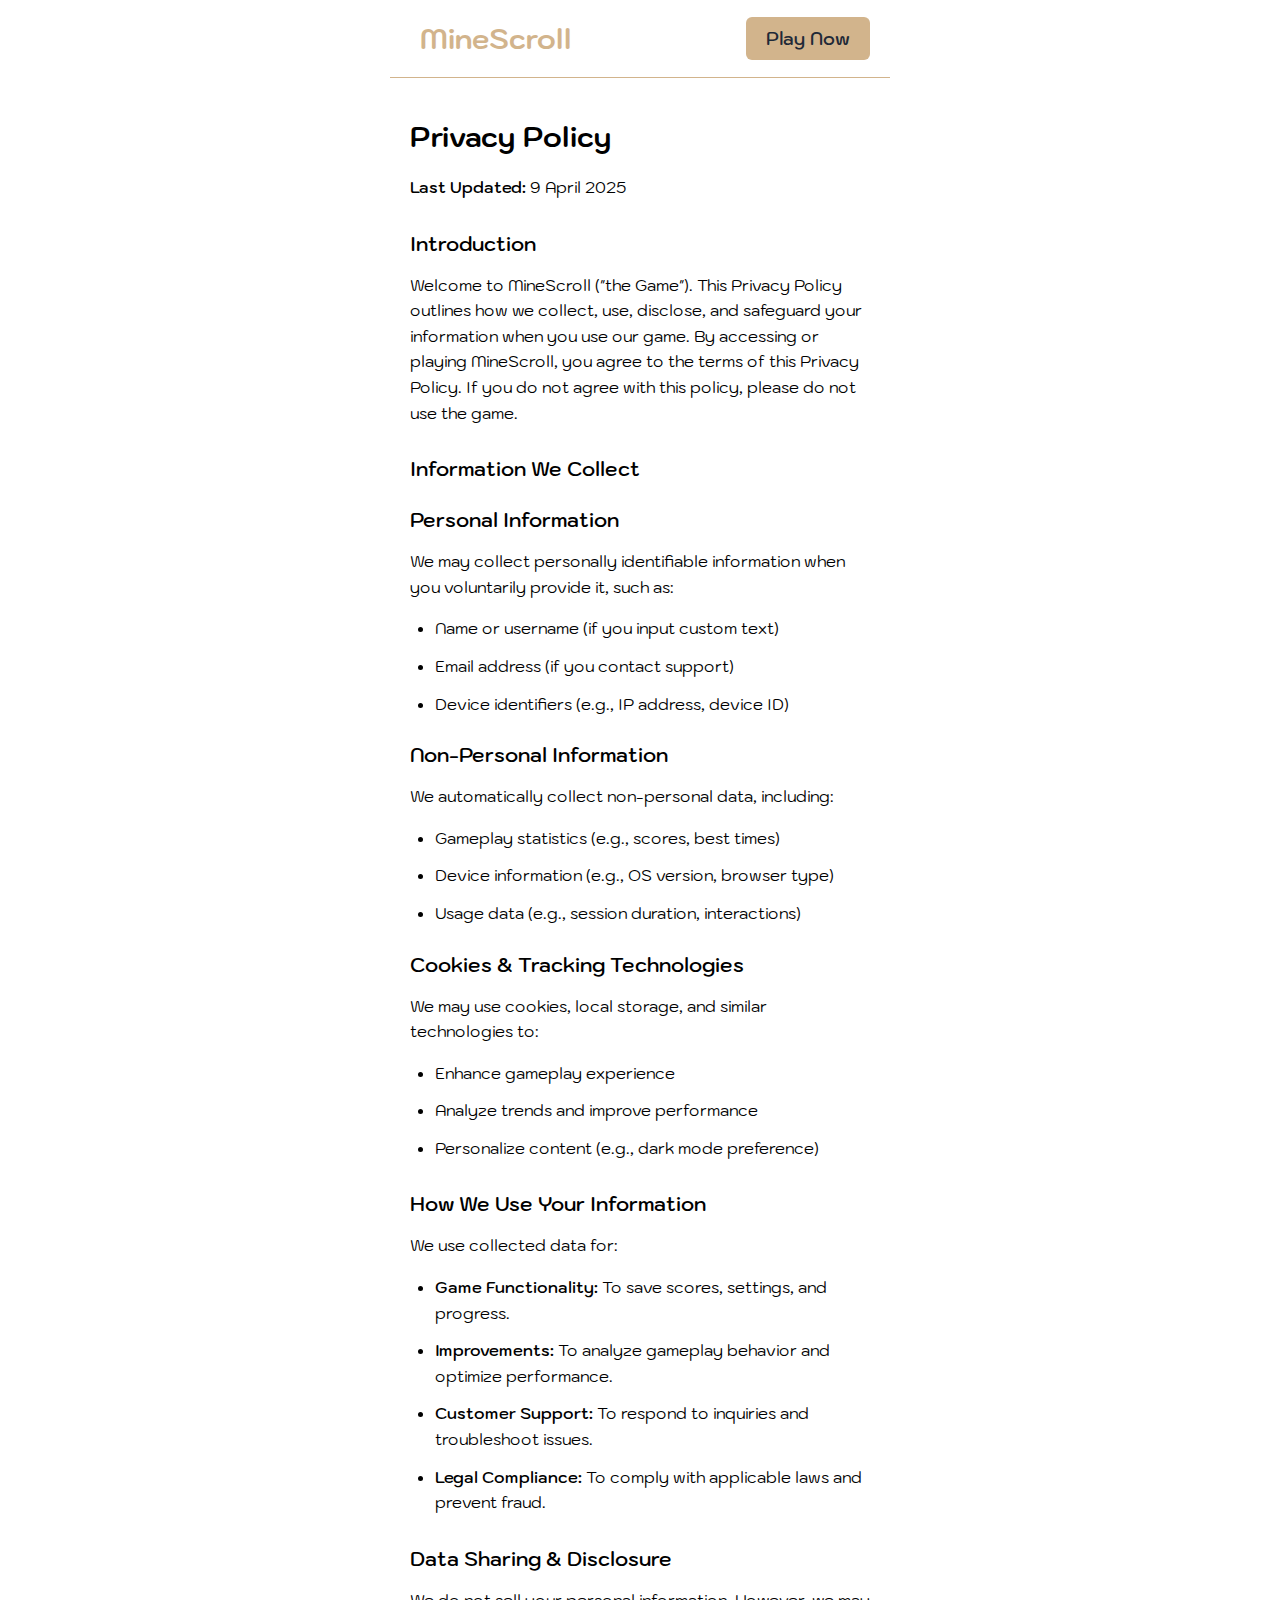
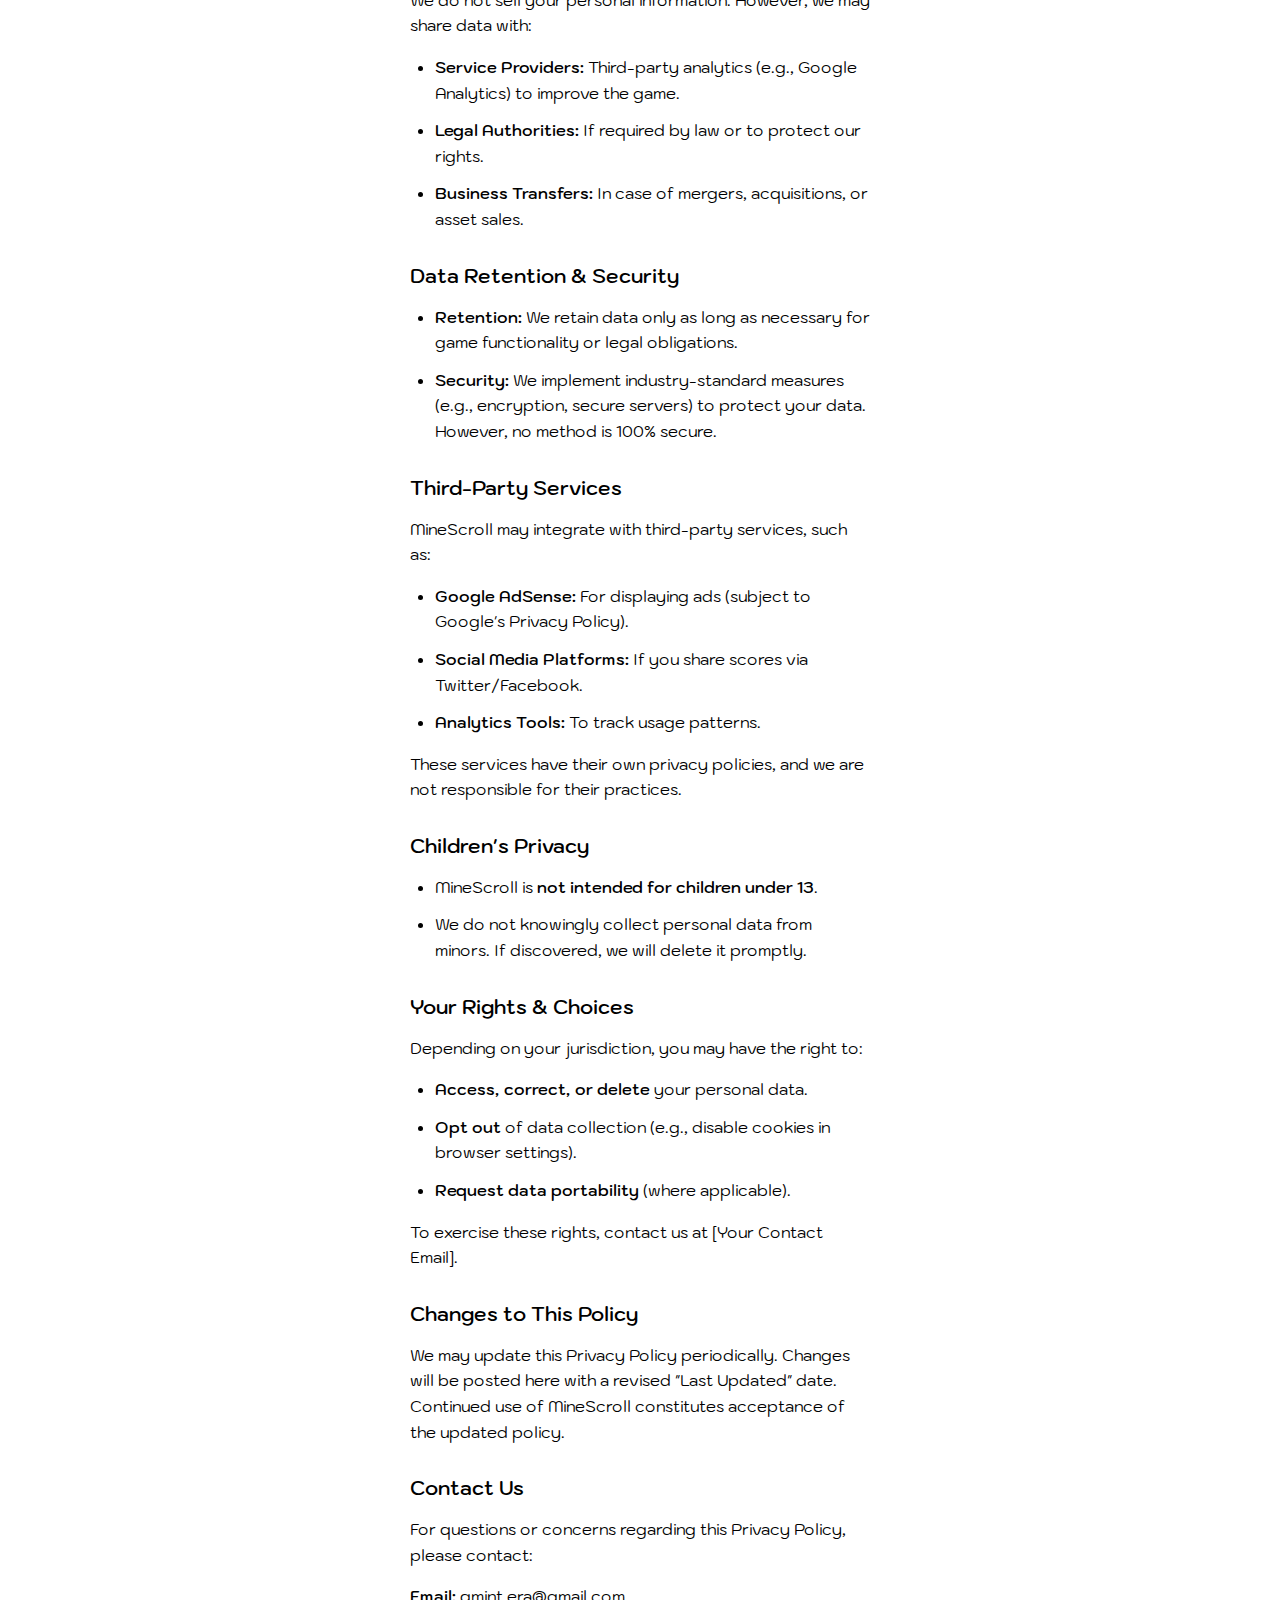
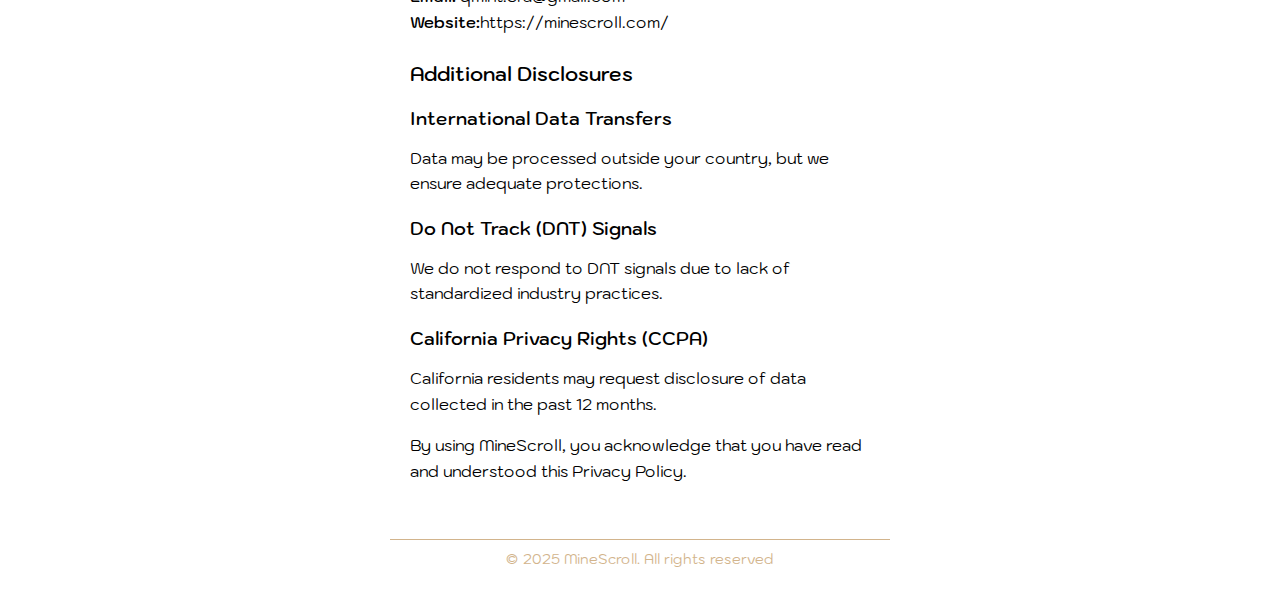
<file: privacy.html>
<!DOCTYPE html>
<html lang="en">
<head>
    <meta charset="UTF-8">
    <meta name="viewport" content="width=device-width, initial-scale=1.0">
    <meta name="description" content="MineScroll is an exciting, fun and simple scrolling game where you control a cursor and try to keep it within the game boundaries.">
    <meta name="keywords" content="scrolling game, MineScroll, IndieGame, web game, HTML5 game, WebGame, CasualGame, GameDev, PlayNow, BrowserGame">
    <meta name="author" content="Peeru">
    <meta name="robots" content="index, follow">
    <meta property="og:title" content="MineScroll - Privacy Policy">
    <meta property="og:description" content="Privacy Policy for MineScroll Game">
    <meta property="og:type" content="website">
    <meta property="og:url" content="https://MineScroll.com/privacy.html">
    <meta property="og:image" content="https://MineScroll.com/images/preview.jpg">
    <meta property="og:site_name" content="MineScroll">
    <meta name="theme-color" content="#4285F4">
    <meta name="msapplication-TileImage" content="favicon.png">
    <meta name="msapplication-TileColor" content="#4285F4">
    <meta name="apple-mobile-web-app-capable" content="yes">
    <meta name="apple-mobile-web-app-status-bar-style" content="black-translucent">
    <title>MineScroll - Privacy Policy</title>
    <link rel="preload" href="https://fonts.googleapis.com/css2?family=Kodchasan:wght@400;500;600;700&display=swap" as="style">
    <link rel="preconnect" href="https://fonts.googleapis.com">
    <link rel="preconnect" href="https://fonts.gstatic.com" crossorigin>
    <link href="https://fonts.googleapis.com/css2?family=Kodchasan:wght@400;500;600;700&display=swap" rel="stylesheet">
    <link rel="stylesheet" href="https://cdnjs.cloudflare.com/ajax/libs/font-awesome/6.0.0-beta3/css/all.min.css">
    <link rel="icon" href="favicon.png" type="image/x-icon">
    <link rel="icon" href="favicon.png" type="image/png">
    <link rel="apple-touch-icon" href="favicon.png">
    <style>
        * {
            font-family: 'Kodchasan', sans-serif;
            user-select: none;
            box-sizing: border-box;
        }

        body {
            margin: 0;
            padding: 0;
            background-color: #fff;
            color: #000;
            transition: background-color 0.3s, color 0.3s;
        }

        .header-container {
            width: 100%;
            max-width: 500px;
            margin: 0 auto;
            padding: 15px 20px;
            display: flex;
            justify-content: space-between;
            align-items: center;
            border-bottom: 1px solid #D2B48C;
        }

        .game-title {
            font-size: 28px;
            font-weight: 700;
            color: #D2B48C;
            padding: 5px 10px;
            border-radius: 6px;
        }

        .play-button {
            padding: 10px 20px;
            font-size: 18px;
            font-weight: 600;
            background-color: #D2B48C;
            color: #1f2937;
            border: none;
            border-radius: 6px;
            cursor: pointer;
            transition: all 0.2s;
        }

        .play-button:hover {
            background-color: #F5F5DC;
        }

        .privacy-container {
            width: 100%;
            max-width: 500px;
            margin: 0 auto;
            padding: 20px;
            background-color: #fff;
        }

        .footer-line {
            width: 100%;
            max-width: 500px;
            margin: 20px auto 0 auto;
            border-top: 1px solid #D2B48C;
        }

        .copyright {
            width: 100%;
            max-width: 500px;
            margin: 10px auto 30px auto;
            text-align: center;
            font-size: 14px;
            color: #D2B48C;
        }

        @media (max-width: 480px) {
            .privacy-container {
                padding: 15px;
            }
            
            .game-title {
                font-size: 24px;
            }
            
            .play-button {
                font-size: 16px;
                padding: 8px 16px;
            }
        }

        h1 {
            font-size: 28px;
            text-align: left;
            margin: 20px 0;
            font-weight: 700;
        }

        h2 {
            font-size: 20px;
            margin: 30px 0 15px 0;
            font-weight: 600;
        }

        h3 {
            font-size: 20px;
            margin: 25px 0 12px 0;
            font-weight: 600;
        }

        h4 {
            font-size: 18px;
            margin: 20px 0 10px 0;
            font-weight: 600;
        }

        p, li {
            font-size: 16px;
            line-height: 1.6;
            margin-bottom: 15px;
        }
    
        ol, ul {
            padding-left: 25px;
        }

        li {
            margin-bottom: 12px;
        }

        strong {
            font-weight: 600;
        }
    </style>
</head>
<body>
    <div class="header-container">
        <div class="game-title">MineScroll</div>
        <button class="play-button" id="playNowButton">Play Now</button>
    </div>

    <div class="privacy-container">
        <h1>Privacy Policy</h1>

        <p><strong>Last Updated:</strong> 9 April 2025 </p>

        <h2>Introduction</h2>
        <p>Welcome to MineScroll ("the Game"). This Privacy Policy outlines how we collect, use, disclose, and safeguard your information when you use our game. By accessing or playing MineScroll, you agree to the terms of this Privacy Policy. If you do not agree with this policy, please do not use the game.</p>

        <h2>Information We Collect</h2>
        
        <h3>Personal Information</h3>
        <p>We may collect personally identifiable information when you voluntarily provide it, such as:</p>
        <ul>
            <li>Name or username (if you input custom text)</li>
            <li>Email address (if you contact support)</li>
            <li>Device identifiers (e.g., IP address, device ID)</li>
        </ul>

        <h3>Non-Personal Information</h3>
        <p>We automatically collect non-personal data, including:</p>
        <ul>
            <li>Gameplay statistics (e.g., scores, best times)</li>
            <li>Device information (e.g., OS version, browser type)</li>
            <li>Usage data (e.g., session duration, interactions)</li>
        </ul>

        <h3>Cookies & Tracking Technologies</h3>
        <p>We may use cookies, local storage, and similar technologies to:</p>
        <ul>
            <li>Enhance gameplay experience</li>
            <li>Analyze trends and improve performance</li>
            <li>Personalize content (e.g., dark mode preference)</li>
        </ul>

        <h2>How We Use Your Information</h2>
        <p>We use collected data for:</p>
        <ul>
            <li><strong>Game Functionality:</strong> To save scores, settings, and progress.</li>
            <li><strong>Improvements:</strong> To analyze gameplay behavior and optimize performance.</li>
            <li><strong>Customer Support:</strong> To respond to inquiries and troubleshoot issues.</li>
            <li><strong>Legal Compliance:</strong> To comply with applicable laws and prevent fraud.</li>
        </ul>

        <h2>Data Sharing & Disclosure</h2>
        <p>We do not sell your personal information. However, we may share data with:</p>
        <ul>
            <li><strong>Service Providers:</strong> Third-party analytics (e.g., Google Analytics) to improve the game.</li>
            <li><strong>Legal Authorities:</strong> If required by law or to protect our rights.</li>
            <li><strong>Business Transfers:</strong> In case of mergers, acquisitions, or asset sales.</li>
        </ul>

        <h2>Data Retention & Security</h2>
        <ul>
            <li><strong>Retention:</strong> We retain data only as long as necessary for game functionality or legal obligations.</li>
            <li><strong>Security:</strong> We implement industry-standard measures (e.g., encryption, secure servers) to protect your data. However, no method is 100% secure.</li>
        </ul>

        <h2>Third-Party Services</h2>
        <p>MineScroll may integrate with third-party services, such as:</p>
        <ul>
            <li><strong>Google AdSense:</strong> For displaying ads (subject to Google's Privacy Policy).</li>
            <li><strong>Social Media Platforms:</strong> If you share scores via Twitter/Facebook.</li>
            <li><strong>Analytics Tools:</strong> To track usage patterns.</li>
        </ul>
        <p>These services have their own privacy policies, and we are not responsible for their practices.</p>

        <h2>Children's Privacy</h2>
        <ul>
            <li>MineScroll is <strong>not intended for children under 13</strong>.</li>
            <li>We do not knowingly collect personal data from minors. If discovered, we will delete it promptly.</li>
        </ul>

        <h2>Your Rights & Choices</h2>
        <p>Depending on your jurisdiction, you may have the right to:</p>
        <ul>
            <li><strong>Access, correct, or delete</strong> your personal data.</li>
            <li><strong>Opt out</strong> of data collection (e.g., disable cookies in browser settings).</li>
            <li><strong>Request data portability</strong> (where applicable).</li>
        </ul>
        <p>To exercise these rights, contact us at [Your Contact Email].</p>

        <h2>Changes to This Policy</h2>
        <p>We may update this Privacy Policy periodically. Changes will be posted here with a revised "Last Updated" date. Continued use of MineScroll constitutes acceptance of the updated policy.</p>

        <h2>Contact Us</h2>
        <p>For questions or concerns regarding this Privacy Policy, please contact:</p>
        <p> <strong>Email:</strong> qmint.era@gmail.com <br>
         <strong>Website:</strong>https://minescroll.com/</p>

        <h3>Additional Disclosures</h3>
        
        <h4>International Data Transfers</h4>
        <p>Data may be processed outside your country, but we ensure adequate protections.</p>
        
        <h4>Do Not Track (DNT) Signals</h4>
        <p>We do not respond to DNT signals due to lack of standardized industry practices.</p>
        
        <h4>California Privacy Rights (CCPA)</h4>
        <p>California residents may request disclosure of data collected in the past 12 months.</p>

        <p>By using MineScroll, you acknowledge that you have read and understood this Privacy Policy.</p>
    </div>

    <div class="footer-line"></div>
    <div class="copyright">© 2025 MineScroll. All rights reserved</div>

    <script>
            if (localStorage.getItem('darkMode') === 'enabled') {
            document.body.classList.add('dark-mode');
        }

        window.addEventListener('storage', function(event) {
            if (event.key === 'darkMode') {
                if (event.newValue === 'enabled') {
                    document.body.classList.add('dark-mode');
                } else {
                    document.body.classList.remove('dark-mode');
                }
            }
        });

        document.getElementById('playNowButton').addEventListener('click', function() {
            const gameState = localStorage.getItem('gameState');
            
            if (gameState === 'gameOver') {
                window.location.href = 'index.html#gameOver';
            } else {
                window.location.href = 'index.html';
            }
        });

        window.dataLayer = window.dataLayer || [];
        function gtag(){dataLayer.push(arguments);}
        gtag('js', new Date());
        gtag('config', 'G-NS1QKXE79H');
    </script>
    
    <script async src="https://www.googletagmanager.com/gtag/js?id=G-NS1QKXE79H"></script>
    <script async src="https://pagead2.googlesyndication.com/pagead/js/adsbygoogle.js?client=ca-pub-8471713659225731" crossorigin="anonymous"></script>
</body>
</html>
</file>
